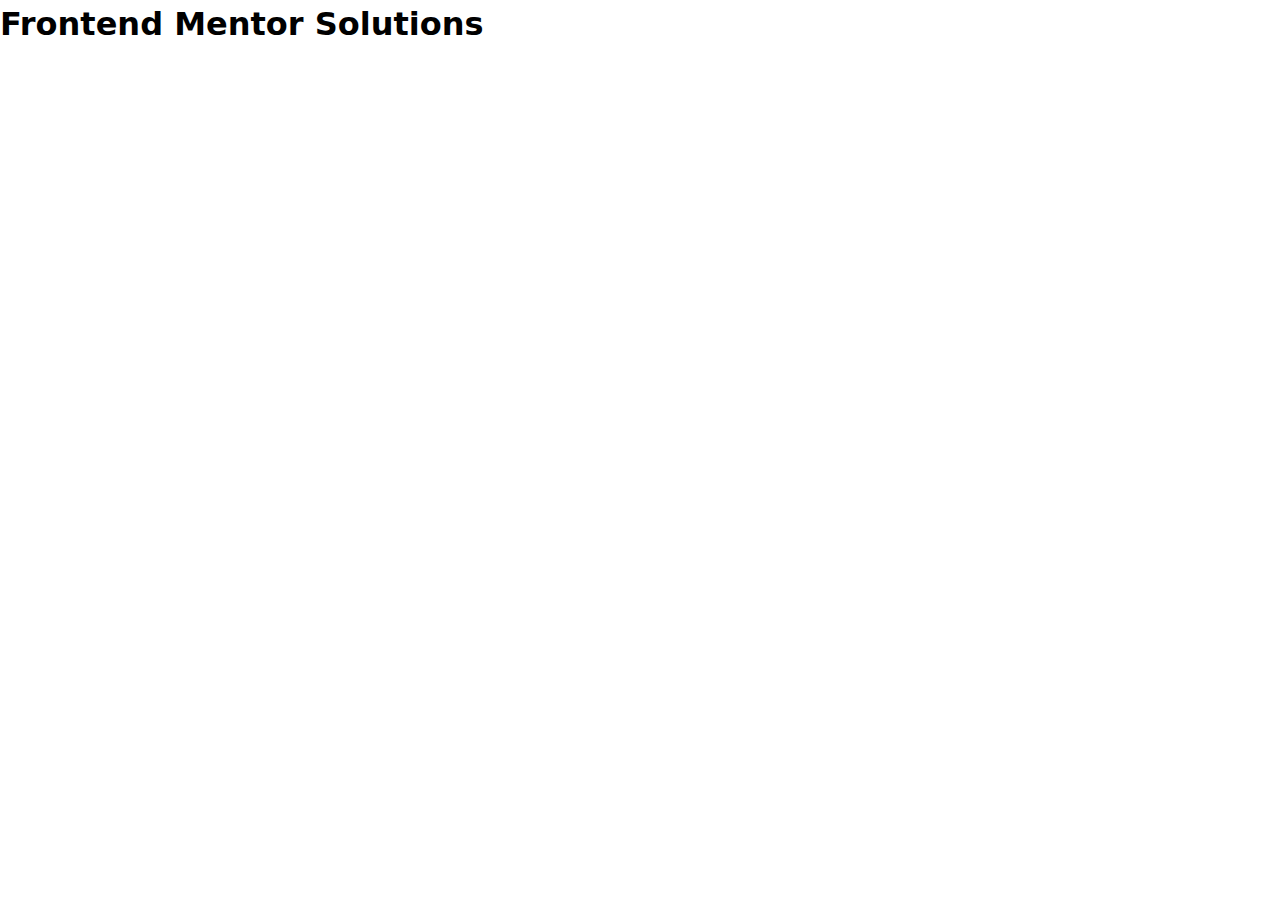
<file: index.html>
<!DOCTYPE html>
<html lang="en">
<head>
    <meta charset="UTF-8">
    <meta name="viewport" content="width=device-width, initial-scale=1.0">
    <title>Frontend mentor</title>
    <link rel="stylesheet" href="./public/reset.css">
</head>
<body>
    <h1>Frontend Mentor Solutions</h1>

    <div class="container">
        
    </div>
</body>
</html>
</file>
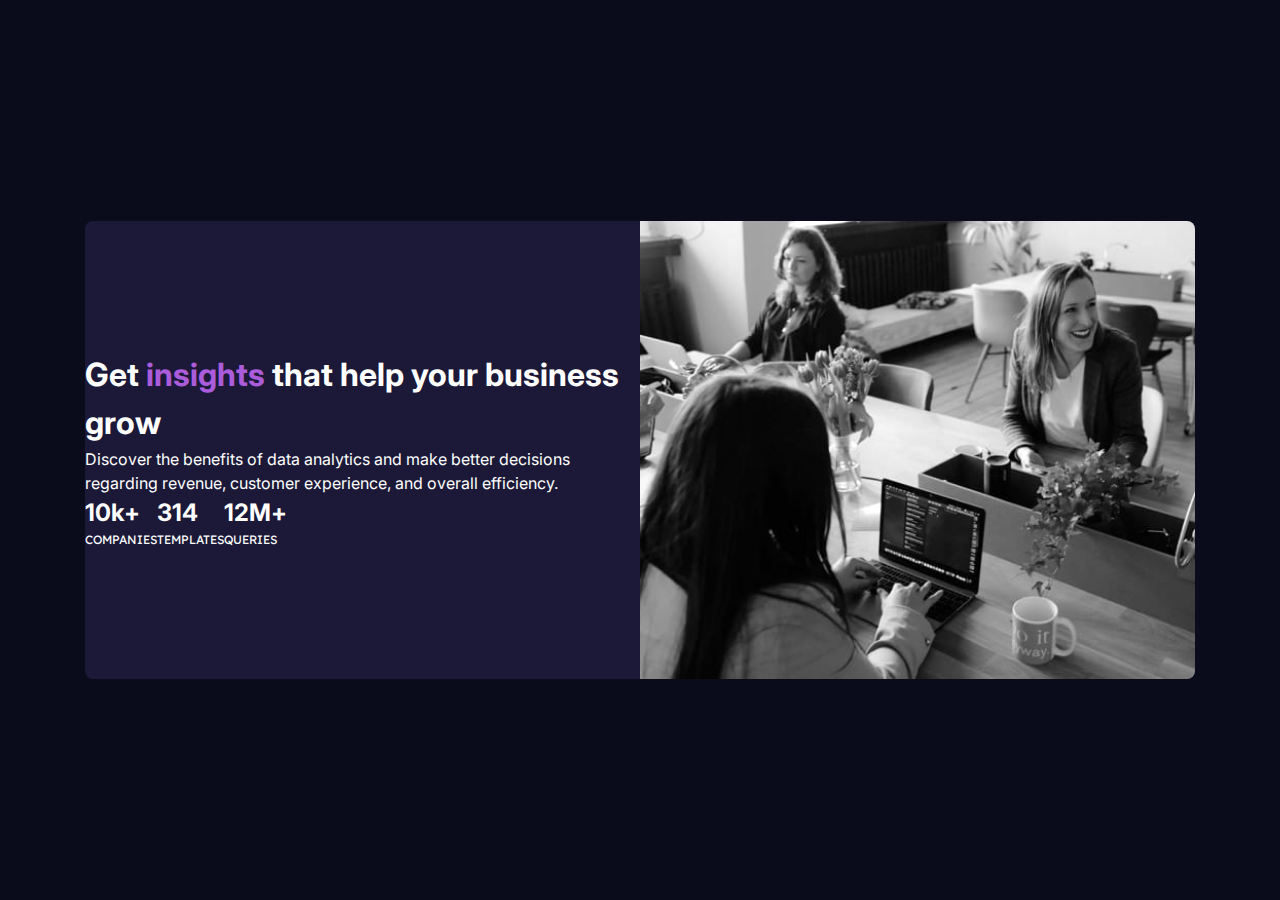
<file: stats-preview-card/index.html>
<!DOCTYPE html>
<html lang="en">
<head>
    <meta charset="UTF-8">
    <meta name="viewport" content="width=device-width, initial-scale=1.0">
    <title>Stats Preview Card</title>
    <link rel="stylesheet" href="../public/reset.css">
    <link rel="stylesheet" href="./styles.css">
</head>
<body>
    <section class="parent-container">
        <div class="centered-container">
            <section id="content-container">
                <h1>Get <span>insights</span> that help your business grow</h1>
                <p class="content">
                    Discover the benefits of data analytics and make better decisions regarding revenue, customer experience, and overall efficiency.
                </p>
                <div class="bottom">
                    <div class="bottom-content">
                        <h2>10k+</h2>
                        <p class="lexend-deca-regular">COMPANIES</p>
                    </div>
                    <div class="bottom-content">
                        <h2>314</h2>
                        <p class="lexend-deca-regular">TEMPLATES</p>
                    </div>
                    <div class="bottom-content">
                        <h2>12M+</h2>
                        <p class="lexend-deca-regular">QUERIES</p>
                    </div>
                </div>
            </section>
            <section id="image-container">
                <img class="image-desktop" src="./assets/image-header-desktop.jpg" alt="image header desktop">
                <img class="image-mobile" src="./assets/image-header-mobile.jpg" alt="image header mobile">
            </section>
        </div>
        
    </section>
   
</body>
</html>
</file>
<file: stats-preview-card/styles.css>
@import url('https://fonts.googleapis.com/css2?family=Inter:ital,opsz,wght@0,14..32,700;1,14..32,400,700&display=swap');
@import url('https://fonts.googleapis.com/css2?family=Inter:ital,opsz,wght@0,14..32,700;1,14..32,700&family=Lexend+Deca&display=swap');

:root {
    --bg-color: #0A0C1C;
    --mask-color: #AB5CDB;
    --container-bg-color: #1B1937;
    --white: #FFFFFF;
}


.inter-bold {
    font-weight: 700;
}

.inter-regular {
    font-weight: 400;
}

.lexend-deca-regular {
    font-family: "Lexend Deca", sans-serif;
    font-optical-sizing: auto;
    font-weight: 400;
    font-style: normal;
}

html, body {
    font-family: "Inter", sans-serif;
    font-optical-sizing: auto;
    font-style: normal;
    background-color: var(--bg-color);
    color: var(--white);
}

span {
    color: var(--mask-color);
}

h2 {
    font-size: 1.5rem;
}

.bottom-content p {
    font-size: 0.75rem;
}


.image-desktop {
    object-fit: cover;
    border-radius: 0 8px 8px 0;
}

.image-mobile {
    display: none;
}

.parent-container {
    display: flex;
    justify-content: center;
    align-items: center;
    height: 100vh;
}

.centered-container {
    background-color: var(--container-bg-color);
    width: 1110px;
    display: flex;
    justify-content: center;
    align-items: center;
    border-radius: 8px;
}



.bottom {
    display: flex;

}

img {
    width: 100%;
}



#image-container {
    width: 50%;
}

#content-container {
    width: 50%;
}
</file>
